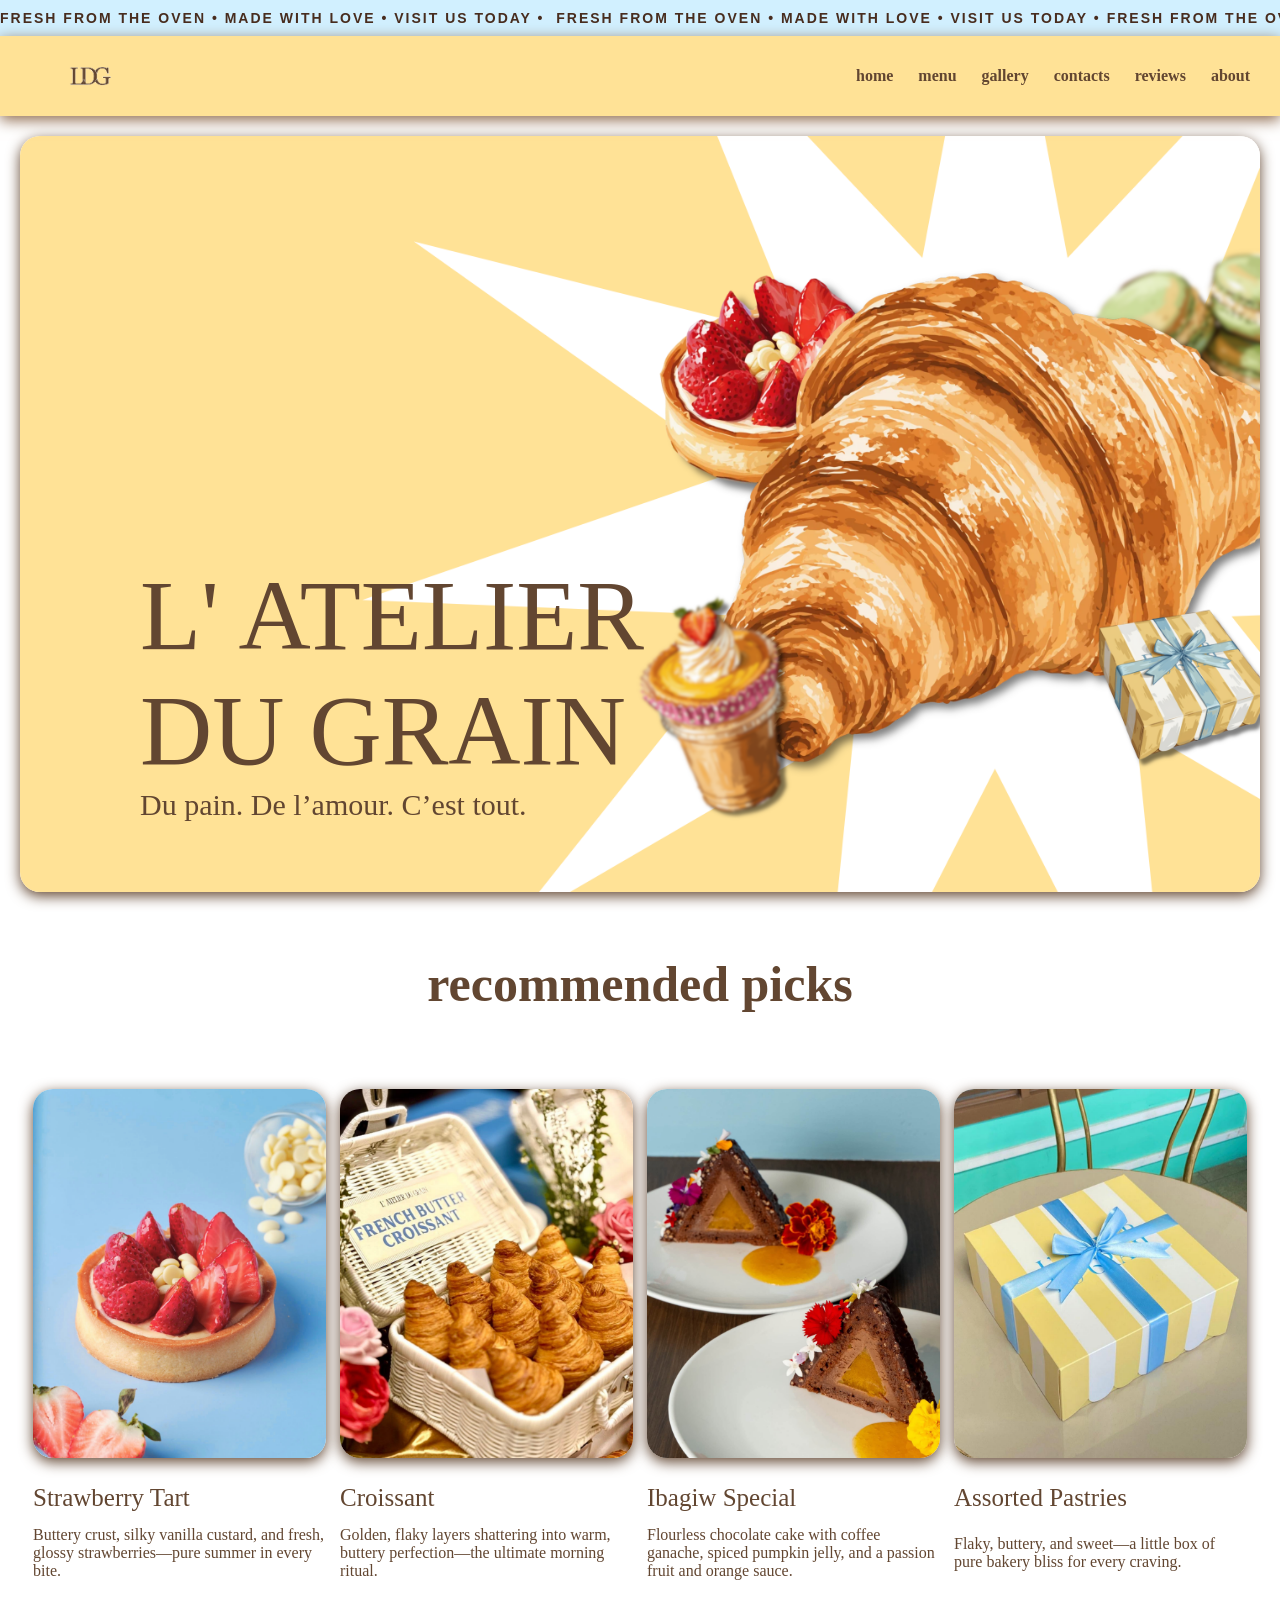
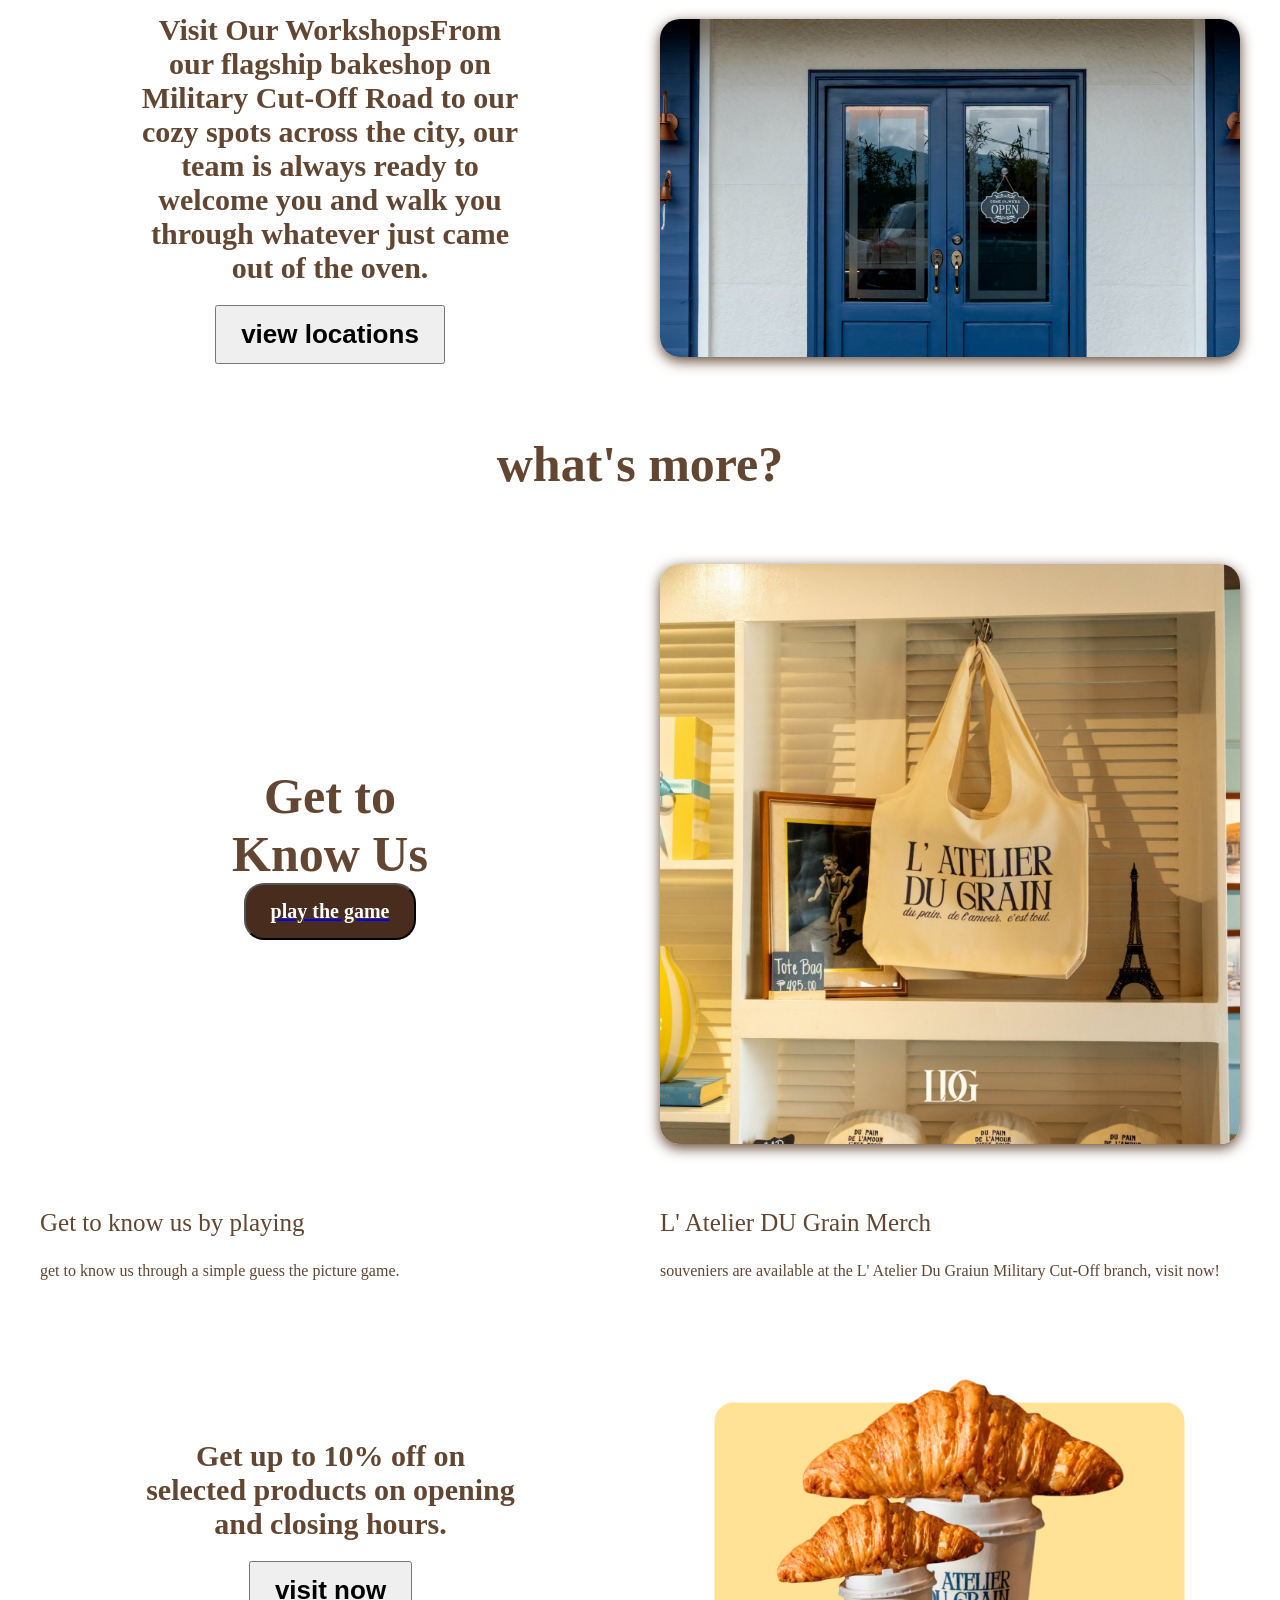
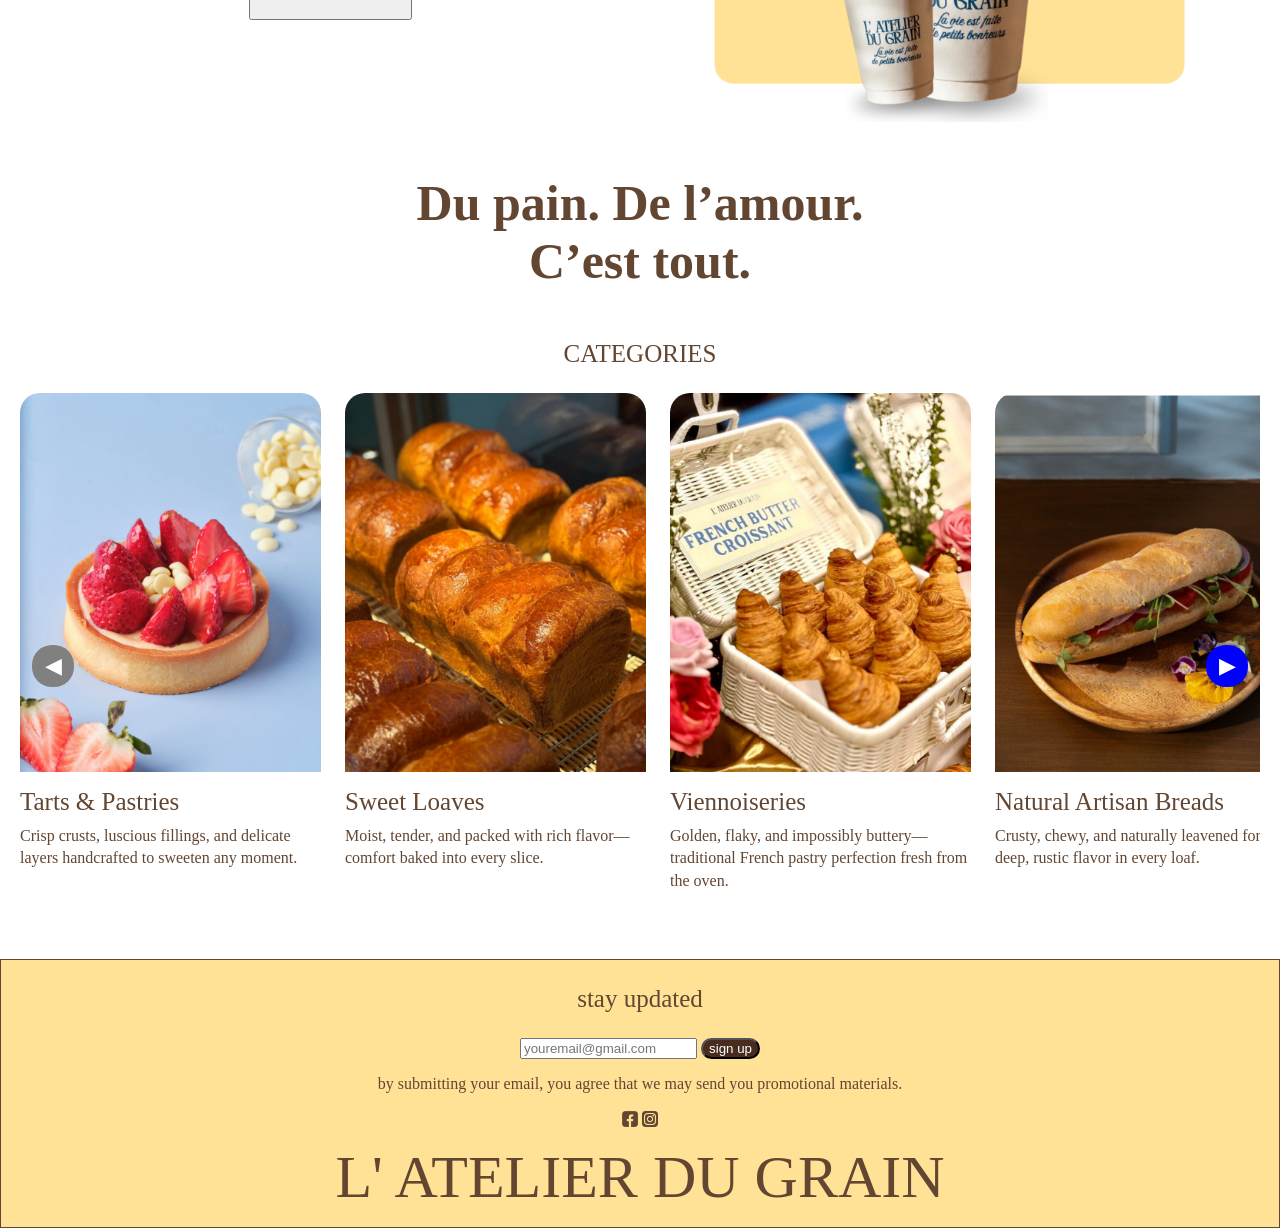
<file: index.html>
<!DOCTYPE html>
<html lang="en">
<head>
    
    <meta charset="UTF-8">
    <meta name="viewport" content="width=device-width, initial-scale=1.0">
    <title>Document</title>
    <link rel="stylesheet" href="styles.css">
    <script src="script.js"></script>

</head>
<body>

<!-- header -->
 
    <div class="announcement-strip" aria-label="ad">
        <div class="announcement-track">
            <span>FRESH FROM THE OVEN &bull; MADE WITH LOVE &bull; VISIT US TODAY &bull;&nbsp; 
                    FRESH FROM THE OVEN &bull; MADE WITH LOVE &bull; VISIT US TODAY &bull;&nbsp;</span>
            <span aria-hidden="true">FRESH FROM THE OVEN &bull; MADE WITH LOVE &bull; 
                    VISIT US TODAY &bull;&nbsp; FRESH FROM THE OVEN &bull; MADE WITH LOVE &bull; VISIT US TODAY &bull;&nbsp;</span>
        </div>
    </div>


    <nav class ="navbar">
        <div class ="logo"> <img src="pics/logo.png" ></div>
        <ul class = "nav-links">
            <li><a href="index.html"> home</a> </li>
            <li><a href="menu.html"> menu </a> </li>
            <li><a href="gallery.html"> gallery </a> </li>
            <li><a href="contact.html"> contacts </a> </li>
            <li><a href="reviews.html"> reviews </a> </li>
            <li><a href="about.html"> about </a> </li>
        </ul>
    </nav>

<!-- banner -->

    <div id="banner"> 
    <div class ="landingtextblock"> 
        <p class = "landingfont"> L' ATELIER <br> DU GRAIN</p>
        <p class= "landingsub"> 
    Du pain.     De l’amour. 
    C’est tout.</p>
    </div>
    </div>

<!-- first panel-->
    <table class="firstpanel">

        <th colspan ="4"  class="headfont" > <p> recommended picks </p> </th>

        <tr> </tr>
            <td> <img class="firstpics"; src="pics/1st pics/main1.png">  </td>
            <td> <img class="firstpics"; src="pics/1st pics/main2.png">  </td>
            <td> <img class="firstpics"; src="pics/1st pics/main3.png">  </td>
            <td> <img class="firstpics"; src="pics/1st pics/main4.png">  </td>
        <tr> 

        </tr>
            <td class="subfont" > Strawberry Tart </td> 
            <td class="subfont" > Croissant </td>
            <td class="subfont" > Ibagiw Special </td>
            <td class="subfont" > Assorted Pastries </td>
        <tr>    
            <td> Buttery crust, silky vanilla custard, and fresh, glossy strawberries—pure summer in every bite. </td>
            <td> Golden, flaky layers shattering into warm, buttery perfection—the ultimate morning ritual. </td>
            <td> Flourless chocolate cake with coffee ganache, spiced pumpkin jelly, and a passion fruit and orange sauce. </td>
            <td> Flaky, buttery, and sweet—a little box of pure bakery bliss for every craving. </td>
        </tr>

    </table>

<!-- second panel-->

     <table class="table2">

        <tr>
            <td  class="paragraph1"> <p>  Visit Our WorkshopsFrom our flagship bakeshop on Military Cut-Off Road to our cozy spots across the city, our team is always ready to welcome you and walk you through whatever just came out of the oven.</p> 
                <a href="contact.html#location"> <button>  view locations  </button> </a> </td>
            <td > <img src="pics/branched/closeddoor.png">  </td>
        </tr>

    </table>

<!-- third panel-->    

    <table class="table3">

        <th colspan ="2" class="headfont" > <p> what's more? </p> </th>
        <tr> </tr>
            <td> <p class ="headfont" > Get to <br> Know Us <a href="game.html"> <button id="gamebutton">  play the game  </button> </a> </p> </td>
            <td> <img src="pics/merch/1.png"> </td>
        <tr> </tr>
            <td> <p class="subfont"> Get to know us by playing <br> </p> <p> get to know us through a simple guess the picture game. </p> </td>
            <td> <p class="subfont"> L' Atelier DU Grain Merch <br> <p> souveniers are available at the L' Atelier Du Graiun Military Cut-Off branch, visit now!</p> </p> </td>
        <tr> </tr>

    </table>

<!-- fourth panel-->    

     <table class="table4">

        <tr>
            <td  class="paragraph4"> <p>  Get up to 10% off on selected products on opening and closing hours.</p> 
                <a href="contact.html#location"> <button>  visit now  </button> </a> </td>
            <td > <img src="pics/deal.png">  </td>
        </tr>

    </table>

<!-- quote -->    

    <p class="headfont"> Du pain. De l’amour. <br> C’est tout. </p>

<!-- category cards -->    

    <p class="subhead"> CATEGORIES </p>


    <main class="carousel" aria-label="categorycarousel">
        <div class="carouselcontrol">
            <p id="carouselstatus" aria-live="polite"></p>
        </div>

        <div class="carouselpanel" id="panelwrapper">
            <div class="carouseltrack" id="carouseltracker">

               <article class="categorycard">
                    <img src="pics/last pics/last1.png" alt="bread">
                     <a href="menu.html">  <div class="card"> <p class = "subfont"> Tarts & Pastries</p> <p> Crisp crusts, luscious fillings, and delicate layers handcrafted to sweeten any moment. </p></div>
                </article> </a>
 

                <article class="categorycard">
                    <img src="pics/last pics/last2.png" alt="sweet loaves">
                    <a href="menu.html"> <div class="card"> <p class = "subfont"> Sweet Loaves</p> <p> Moist, tender, and packed with rich flavor—comfort baked into every slice. </p></div>
                </article> </a>

                <article class="categorycard">
                    <img src="pics/last pics/last3.png" alt="croissant">
                     <a href="menu.html"> <div class="card"> <p class = "subfont"> Viennoiseries</p> <p> Golden, flaky, and impossibly buttery—traditional French pastry perfection fresh from the oven. </p></div>
                </article> </a>

                <article class="categorycard">
                    <img src="pics/last pics/last4.png" alt="sandwiches">
                     <a href="menu.html"> <div class="card"> <p class = "subfont"> Natural Artisan Breads</p> <p> Crusty, chewy, and naturally leavened for deep, rustic flavor in every loaf. </p></div>
                </article> </a>

                <article class="categorycard">
                    <img src="pics/last pics/last5.png" alt="macaron">
                    <a href="menu.html"><div class="card"> <p class = "subfont"> Macarons, Croutons, & Cookies</p> <p> From delicate, chewy macarons to crisp cookies and savory croutons, these small bites pack big crunch and flavor. </p></div>
                </article>  </a>

                <article class="categorycard">
                    <img src="pics/last pics/last6.png" alt="Coffee">
                    <a href="menu.html"><div class="card"> <p class = "subfont"> Drinks </p> <p> Crafted to sip and savor—the perfect hot or iced companion to your favorite bake. </p></div>
                </article>  </a>

<!-- buttons -->                

            </div>
            <button id="prev" class="prevbutton" type="button button--prev" aria-label="previous"> ◀ </button>
            <button id="nex" class="nextbutton" type="button button--next" aria-label="next"> ▶ </button>
        </div>
      
    </main>
    
<!-- footer -->

    <footer class = "footer">
        <div class = "footer-letter">
            <p class="subfont">stay updated </p>
            <form class="signup">
                <input type ="email" placeholder ="youremail@gmail.com" required>
                    <button type ="submit" id="signup"> sign up</button>
            </form>
            <p class="disclaimer">
                by submitting your email, you agree that we may send you promotional materials. 
            </p>
        </div>

    <div class = " footer-links"> 
        <a  href="https://www.facebook.com/latelier.baguio"> <img src="pics/icon/2.png" alt="fb"  > </a>
        <a href="https://www.instagram.com/latelierbaguio?utm_source=ig_web_button_share_sheet&gwpx=ZDNlZDc0MzIxNw=="> <img src="pics/icon/1.png" alt="ig" > </a>
        </div>

        </div>

        <div class ="footer-brand">
        L' ATELIER DU GRAIN
        </div>
    </footer>




</body>
</html>
</file>
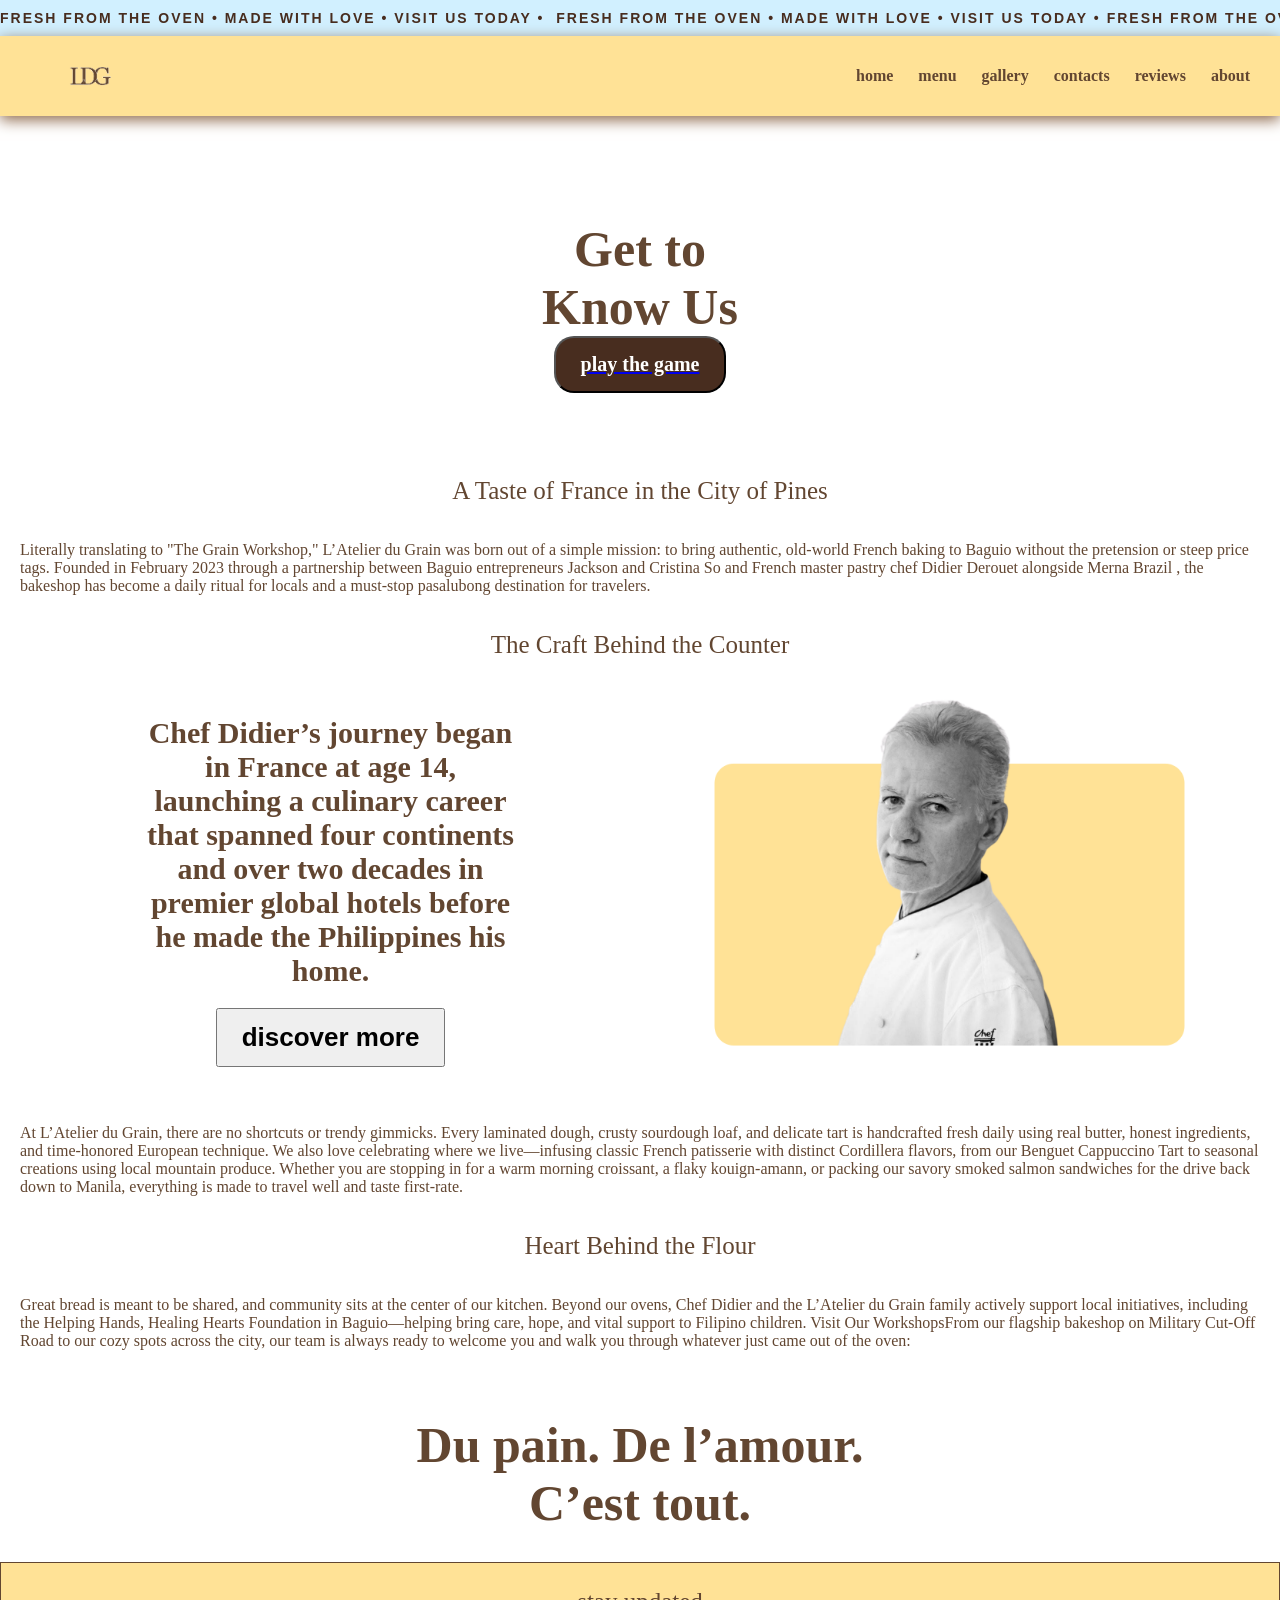
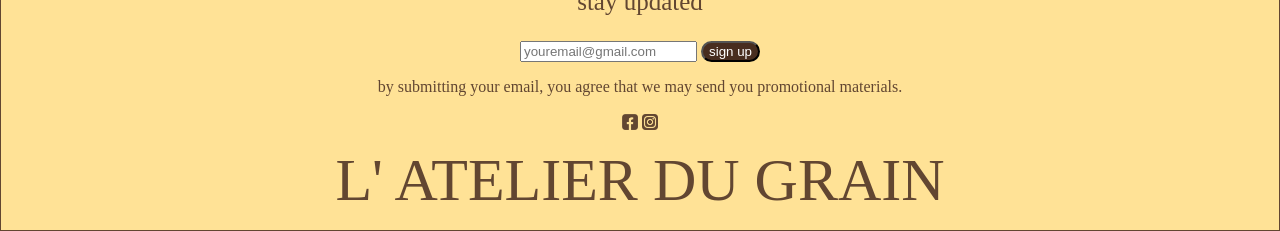
<file: about.html>
<!DOCTYPE html>
<html>
<head>
    <link rel="stylesheet" href="styles.css">
    <link rel="stylesheet" href="about.css">
</head>
<body >

<!-- header -->

   <div class="announcement-strip" aria-label="ad">
        <div class="announcement-track">
            <span>FRESH FROM THE OVEN &bull; MADE WITH LOVE &bull; VISIT US TODAY &bull;&nbsp; FRESH FROM THE OVEN &bull; MADE WITH LOVE &bull; VISIT US TODAY &bull;&nbsp;</span>
            <span aria-hidden="true">FRESH FROM THE OVEN &bull; MADE WITH LOVE &bull; VISIT US TODAY &bull;&nbsp; FRESH FROM THE OVEN &bull; MADE WITH LOVE &bull; VISIT US TODAY &bull;&nbsp;</span>
        </div>
    </div>


    <nav class ="navbar">
        <div class ="logo"> <img src="pics/logo.png" ></div>
        <ul class = "nav-links">
            <li><a href="index.html"> home</a> </li>
            <li><a href="menu.html"> menu </a> </li>
            <li><a href="#"> gallery </a> </li>
            <li><a href="contact.html"> contacts </a> </li>
            <li><a href="reviews.html"> reviews </a> </li>
            <li><a href="about.html"> about </a> </li>
        </ul>
    </nav>

<!-- heading -->
    <br><br><br>
    <p class ="headfont" > Get to <br> Know Us <a href="game.html"> <button id="gamebutton">  play the game  </button> </a> </p> 
    <br><br><br>


<!-- texts -->
    <span class="subfont"> A Taste of France in the City of Pines </span> 
    <br> <br>
    <div class="aboutparagraph"> Literally translating to <span class="bold"> "The Grain Workshop," </span> L’Atelier du Grain was born out of a simple mission: to bring authentic, old-world French baking to Baguio without the pretension or steep price tags.
    Founded in February 2023 through a partnership between Baguio entrepreneurs Jackson and Cristina So and French master pastry chef <span class="link"> Didier Derouet </span> alongside <span class="link"> Merna Brazil </span>, the bakeshop has become a daily ritual for locals and a must-stop pasalubong destination for travelers.   
    </div>
    <br> <br>
    <span class="subfont"> The Craft Behind the Counter </span> 
    <br> 

     <table class="table4">

        <tr>
            <td  class="paragraph4"> <p> Chef Didier’s journey began in France at age 14, launching a culinary career that spanned four continents and over two decades in premier global hotels before he made the Philippines his home.</p> 
                <a href="https://www.facebook.com/dbderouet/"> <button>  discover more  </button> </a> </td>
            <td > <img src="pics/chef.png">  </td>
        </tr>

    </table>

    <br>
    <div class="aboutparagraph">At L’Atelier du Grain, there are no shortcuts or trendy gimmicks. Every laminated dough, crusty sourdough loaf, and delicate tart is handcrafted fresh daily using real butter, honest ingredients, and time-honored European technique.   
                                We also love celebrating where we live—infusing classic French patisserie with distinct Cordillera flavors, from our Benguet Cappuccino Tart to seasonal creations using local mountain produce. Whether you are stopping in for a warm morning croissant, a flaky kouign-amann, or packing our savory smoked salmon sandwiches for the drive back down to Manila, everything is made to travel well and taste first-rate.   
    </div>
    <br> <br>
    <span class="subfont"> Heart Behind the Flour </span> 
    <br> <br>

    <div class="aboutparagraph"> 
                                Great bread is meant to be shared, and community sits at the center of our kitchen. Beyond our ovens, Chef Didier and the L’Atelier du Grain family actively support local initiatives, including the Helping Hands, Healing Hearts Foundation in Baguio—helping bring care, hope, and vital support to Filipino children.
                                Visit Our WorkshopsFrom our flagship bakeshop on Military Cut-Off Road to our cozy spots across the city, our team is always ready to welcome you and walk you through whatever just came out of the oven:   
    </div>
    <br> <br>

<!-- quote -->

    <p class="headfont"> Du pain. De l’amour. <br> C’est tout. </p>

<!-- footer -->    

<footer class = "footer">
    <div class = "footer-letter">
        <p class="subfont">stay updated </p>
        <form class="signup">
            <input type ="email" placeholder ="youremail@gmail.com" required>
                <button type ="submit" id="signup"> sign up</button>
        </form>
        <p class="disclaimer">
            by submitting your email, you agree that we may send you promotional materials.
        </p>
    </div>

 <div class = " footer-links"> 
    <a  href="https://www.facebook.com/latelier.baguio"> <img src="pics/icon/2.png" alt="fb"  > </a>
    <a href="https://www.instagram.com/latelierbaguio?utm_source=ig_web_button_share_sheet&gwpx=ZDNlZDc0MzIxNw=="> <img src="pics/icon/1.png" alt="ig" > </a>
    </div>

    </div>

    <div class ="footer-brand">
    L' ATELIER DU GRAIN
    </div>
</footer>




</body>
</html>
</file>
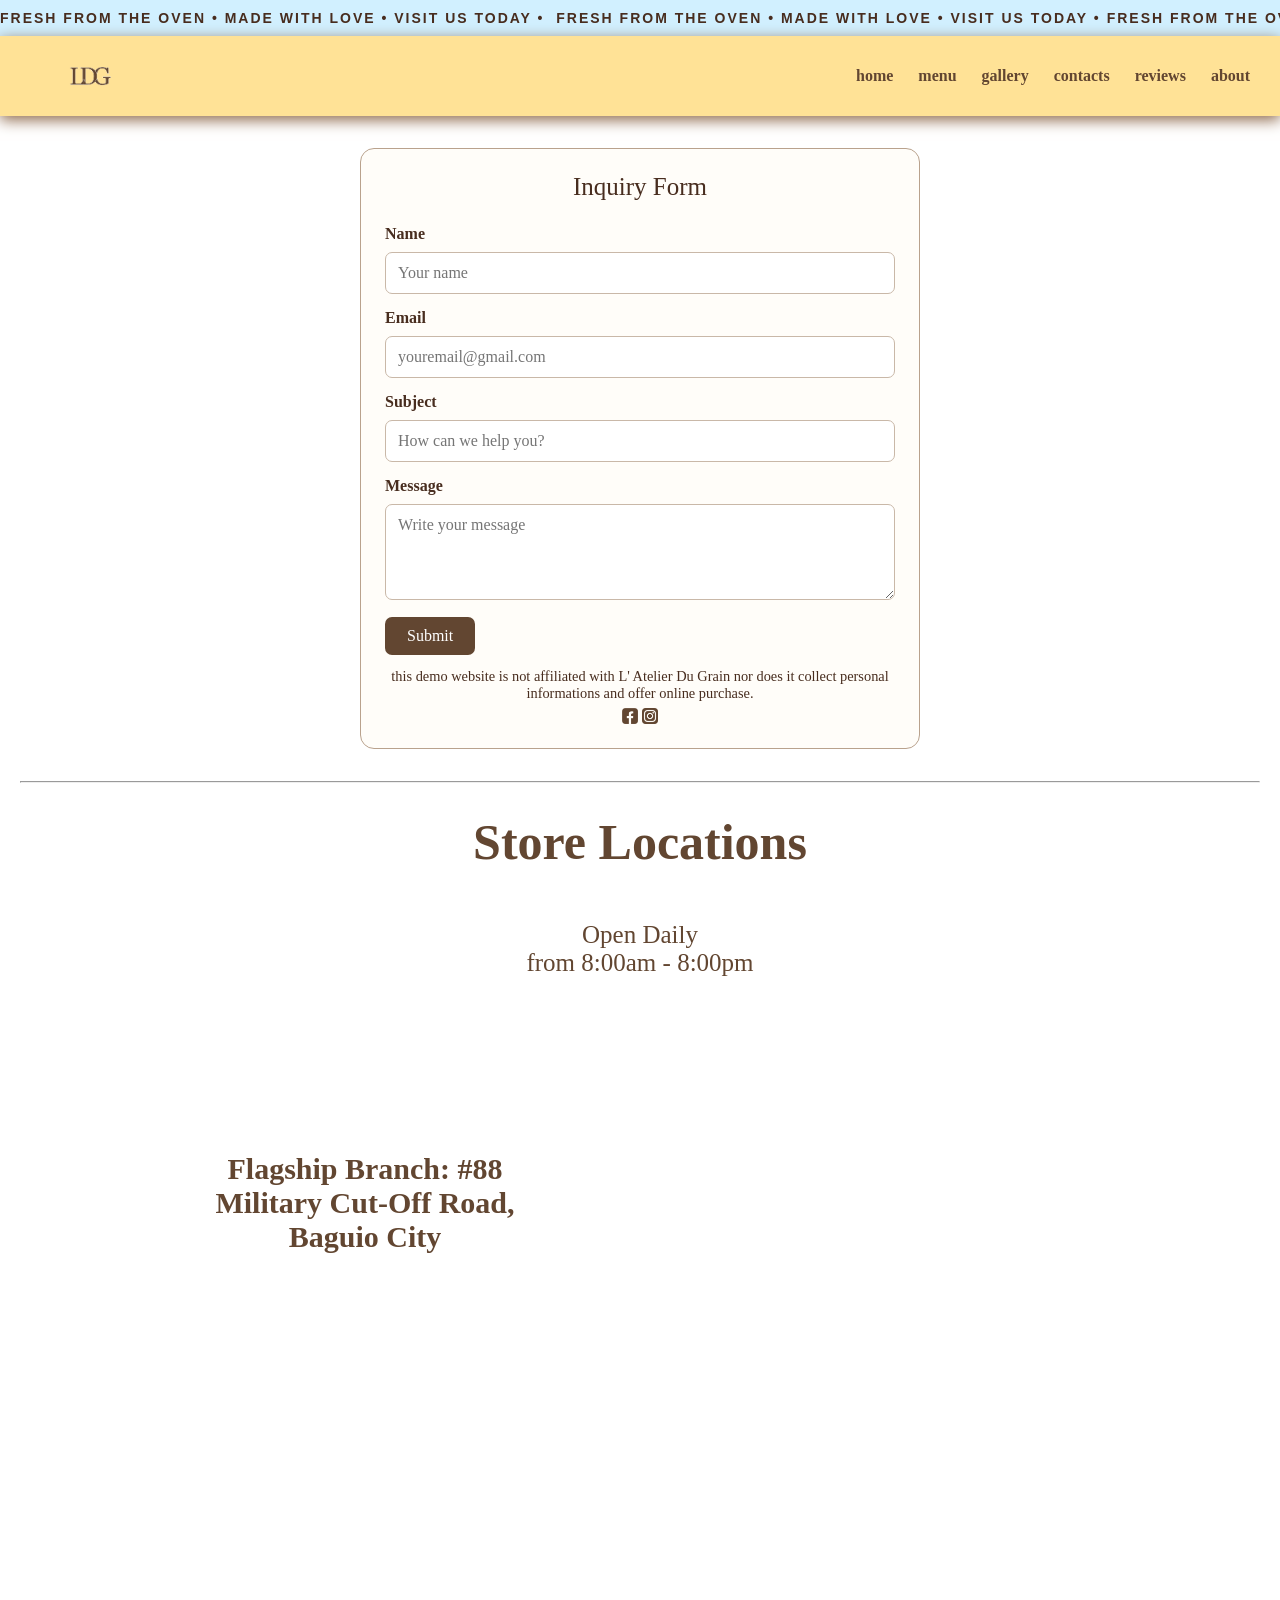
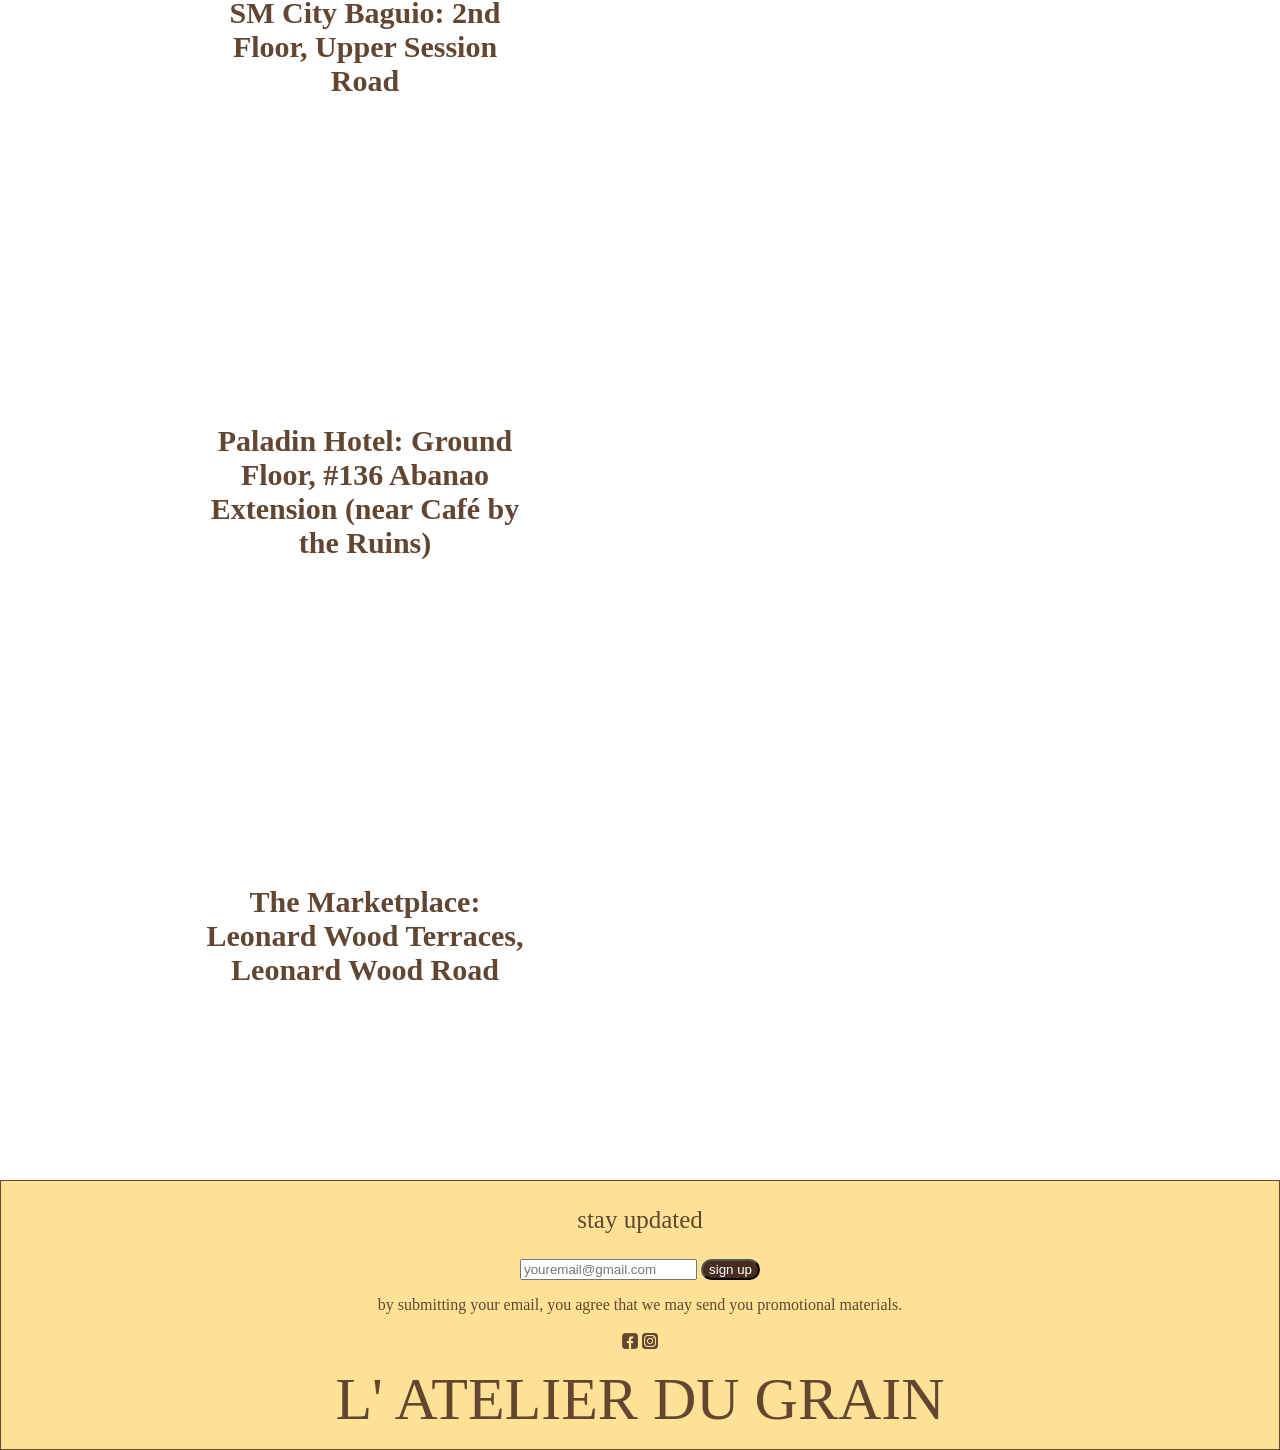
<file: contact.html>
<!DOCTYPE html>
<html>
<head>
    <link rel="stylesheet" href="styles.css">
    <link rel="stylesheet" href="contact.css">
</head>

<body >

<!-- header -->

    <div class="announcement-strip" aria-label="Bakery announcements">
        <div class="announcement-track">
            <span>FRESH FROM THE OVEN &bull; MADE WITH LOVE &bull; VISIT US TODAY &bull;&nbsp; FRESH FROM THE OVEN &bull; MADE WITH LOVE &bull; VISIT US TODAY &bull;&nbsp;</span>
            <span aria-hidden="true">FRESH FROM THE OVEN &bull; MADE WITH LOVE &bull; VISIT US TODAY &bull;&nbsp; FRESH FROM THE OVEN &bull; MADE WITH LOVE &bull; VISIT US TODAY &bull;&nbsp;</span>
        </div>
    </div>


    <nav class ="navbar">
        <div class ="logo"> <img src="pics/logo.png" ></div>
        <ul class = "nav-links">
            <li><a href="index.html"> home</a> </li>
            <li><a href="menu.html"> menu </a> </li>
            <li><a href="gallery.html"> gallery </a> </li>
            <li><a href="contact.html"> contacts </a> </li>
            <li><a href="reviews.html"> reviews </a> </li>
            <li><a href="about.html"> about </a> </li>
        </ul>
    </nav>


<!-- form -->

<div class="inquiryform">
        <span class="subfont">Inquiry Form</span>
        <form class="inquiry-fields" id="inquiry-form">
            <label for="inquiry-name">Name</label>
            <input id="inquiry-name" name="name" type="text" placeholder="Your name" required>

            <label for="inquiry-email">Email</label>
            <input id="inquiry-email" name="email" type="email" placeholder="youremail@gmail.com" required>

            <label for="inquiry-subject">Subject</label>
            <input id="inquiry-subject" name="subject" type="text" placeholder="How can we help you?" required>

            <label for="inquiry-message">Message</label>
            <textarea id="inquiry-message" name="message" rows="4" placeholder="Write your message" required></textarea>

            <button type="submit">Submit</button>
            <p class="form-note"> this demo website is not affiliated with L' Atelier Du Grain nor does it 
                collect personal informations and offer online purchase.  </p>
            <p id="inquiry-status" class="form-status" aria-live="polite"></p>
        </form>

       <div class = " footer-links"> 
    <a  href="https://www.facebook.com/latelier.baguio"> <img src="pics/icon/2.png" alt="fb"  > </a>
    <a href="https://www.instagram.com/latelierbaguio?utm_source=ig_web_button_share_sheet&gwpx=ZDNlZDc0MzIxNw=="> <img src="pics/icon/1.png" alt="ig" > </a>
    </div>
        
    </div>

<!-- locations -->

<hr>
    <p class="headfont" id="location"> Store Locations </p>

    <p class="subhead"> Open Daily <br> from 8:00am - 8:00pm </p>


     <table class="map1">

        <tr>
            <td  class="paragraph4"> <p> Flagship Branch: #88 Military Cut-Off Road, Baguio City </p> 
            <td > <div class="map">
            <iframe src="https://www.google.com/maps/embed?pb=!4v1795392041599!6m8!1m7!1s6eCJf92anCq2o1ZnvFmACg!2m2!1d16.40293136048523!2d120.602694120023!3f327.67409980047086!4f-10.502979121925563!5f0.7820865974627469" width="600" height="450" style="border:0;" allowfullscreen="" loading="lazy" referrerpolicy="strict-origin-when-cross-origin">
                allowfullscreen="" loading="lazy" referrerpolicy="no-referrer-when-downgrade">
                </iframe>
            </div>  
        </td>
        </tr>

    </table>

    <table class="map1">

        <tr>
            <td  class="paragraph4"> <p> SM City Baguio: 2nd Floor, Upper Session Road </p> 
            <td > <div class="map">
            <iframe src="https://www.google.com/maps/embed?pb=!4v1795392131646!6m8!1m7!1scw1H5PcLPhJK0k5Af162wA!2m2!1d16.4088598451991!2d120.5998503399933!3f256.087220586662!4f9.774235962185202!5f1.7656210581752632" width="600" height="450" style="border:0;" allowfullscreen="" loading="lazy" referrerpolicy="strict-origin-when-cross-origin">
                allowfullscreen="" loading="lazy" referrerpolicy="no-referrer-when-downgrade">
                </iframe>
            </div>  
        </td>
        </tr>

    </table>

             <table class="map1">

        <tr>
            <td  class="paragraph4"> <p> Paladin Hotel: Ground Floor, #136 Abanao Extension (near Café by the Ruins)  </p> 
            <td > <div class="map">
                <iframe src="https://www.google.com/maps/embed?pb=!4v1795392190168!6m8!1m7!1su_NdxvVnzdBJ_wsEoo2wTw!2m2!1d16.41172571157007!2d120.5914252960735!3f269.2087604484481!4f3.692252083486096!5f0.4008424344246693" width="600" height="450" style="border:0;" allowfullscreen="" loading="lazy" referrerpolicy="strict-origin-when-cross-origin">
                allowfullscreen="" loading="lazy" referrerpolicy="no-referrer-when-downgrade">
                </iframe>
            </div>  
        </td>
        </tr>

    </table>

             <table class="map1">

        <tr>
            <td  class="paragraph4"> <p> The Marketplace: Leonard Wood Terraces, Leonard Wood Road </p> 
            <td > <div class="map">
                <iframe src="https://www.google.com/maps/embed?pb=!4v1795392392701!6m8!1m7!1sgBfmL82Mold-DTbucRcFsQ!2m2!1d16.41208452399453!2d120.6055490735258!3f322.80344969849676!4f-5.963725767611535!5f0.7820865974627469" width="600" height="450" style="border:0;" allowfullscreen="" loading="lazy" referrerpolicy="strict-origin-when-cross-origin">
                </iframe>
            </div>  
        </td>
        </tr>

    </table>

<!-- footer -->

<footer class = "footer">
    <div class = "footer-letter">
        <p class="subfont">stay updated </p>
        <form class="signup">
            <input type ="email" placeholder ="youremail@gmail.com" required>
                <button type ="submit" id="signup"> sign up</button>
        </form>
        <p class="disclaimer">
            by submitting your email, you agree that we may send you promotional materials.
        </p>
    </div>

 <div class = " footer-links"> 
    <a  href="https://www.facebook.com/latelier.baguio"> <img src="pics/icon/2.png" alt="fb"  > </a>
    <a href="https://www.instagram.com/latelierbaguio?utm_source=ig_web_button_share_sheet&gwpx=ZDNlZDc0MzIxNw=="> <img src="pics/icon/1.png" alt="ig" > </a>
    </div>

    </div>

    <div class ="footer-brand">
    L' ATELIER DU GRAIN
    </div>
</footer>

<script src="script.js"></script>
</body>
</html>
</file>
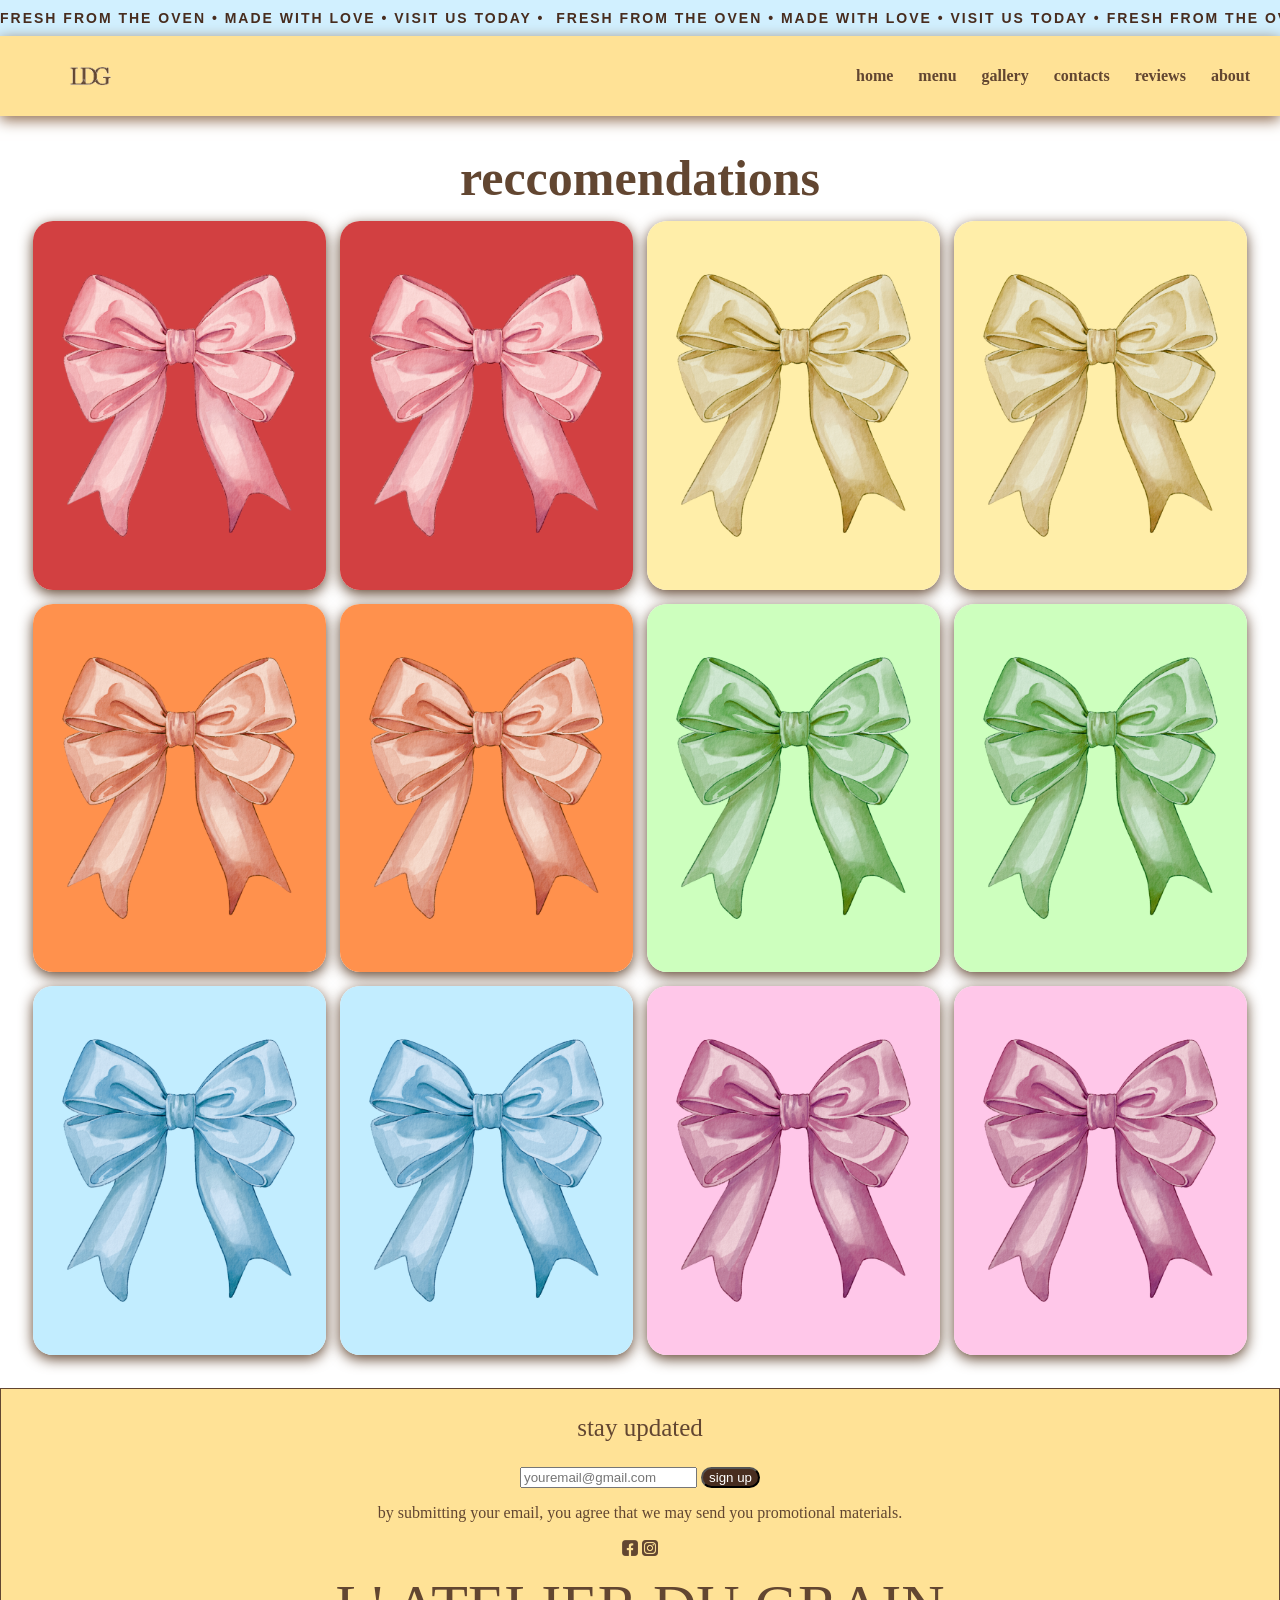
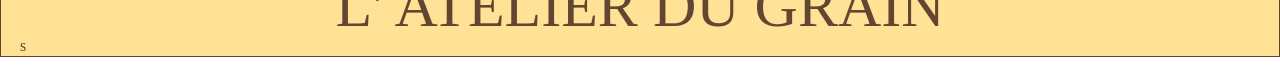
<file: gallery.html>
<!DOCTYPE html>
<html lang="en">
<head>
  <meta charset="UTF-8">
  <meta name="viewport" content="width=device-width, initial-scale=1.0">
  <title>Menu | L'Atelier du Grain</title>
  <link rel="stylesheet" href="gallery.css">
  <link rel="stylesheet" href="styles.css">
  <script src="gallery.js" defer></script>
  <script src="script.js"></script> 
  
</head>
<body>

<!-- header -->

 <div class="announcement-strip" aria-label="ad">
        <div class="announcement-track">
            <span>FRESH FROM THE OVEN &bull; MADE WITH LOVE &bull; VISIT US TODAY &bull;&nbsp; FRESH FROM THE OVEN &bull; MADE WITH LOVE &bull; VISIT US TODAY &bull;&nbsp;</span>
            <span aria-hidden="true">FRESH FROM THE OVEN &bull; MADE WITH LOVE &bull; VISIT US TODAY &bull;&nbsp; FRESH FROM THE OVEN &bull; MADE WITH LOVE &bull; VISIT US TODAY &bull;&nbsp;</span>
        </div>
    </div>


    <nav class ="navbar">
        <div class ="logo"> <img src="pics/logo.png" ></div>
        <ul class = "nav-links">
            <li><a href="index.html"> home</a> </li>
            <li><a href="menu.html"> menu </a> </li>
            <li><a href="#"> gallery </a> </li>
            <li><a href="contact.html"> contacts </a> </li>
            <li><a href="reviews.html"> reviews </a> </li>
            <li><a href="about.html"> about </a> </li>
        </ul>
    </nav>



<!-- gallery table -->

        <table class="firstpanel">
        <thead>
            <tr>
                <th colspan="4" class="headfont"> reccomendations </th>
            </tr>
        </thead>
        <tbody>
            <tr>
                <td><img class="row" src="pics/gallery/1.png" data-hover="pics/gallery/7.png" alt="Recommended pick 1"></td>
                <td><img class="row" src="pics/gallery/1.png" data-hover="pics/gallery/8.png" alt="Recommended pick 2"></td>
                <td><img class="row" src="pics/gallery/2.png" data-hover="pics/gallery/9.png" alt="Recommended pick 3"></td>
                <td><img class="row" src="pics/gallery/2.png" data-hover="pics/gallery/10.png" alt="Recommended pick 4"></td>
            </tr>

            <tr>
                <td><img class="row" src="pics/gallery/3.png" data-hover="pics/gallery/11.png" alt="Recommended pick 1"></td>
                <td><img class="row" src="pics/gallery/3.png" data-hover="pics/gallery/12.png" alt="Recommended pick 2"></td>
                <td><img class="row" src="pics/gallery/4.png" data-hover="pics/gallery/13.png" alt="Recommended pick 3"></td>
                <td><img class="row" src="pics/gallery/4.png" data-hover="pics/gallery/14.png" alt="Recommended pick 4"></td>
            </tr>

            <tr>
                <td><img class="row" src="pics/gallery/5.png" data-hover="pics/gallery/15.png" alt="Recommended pick 1"></td>
                <td><img class="row" src="pics/gallery/5.png" data-hover="pics/gallery/16.png" alt="Recommended pick 2"></td>
                <td><img class="row" src="pics/gallery/6.png" data-hover="pics/gallery/17.png" alt="Recommended pick 3"></td>
                <td><img class="row" src="pics/gallery/6.png" data-hover="pics/gallery/18.png" alt="Recommended pick 4"></td>
            </tr>

        </tbody>
    </table>

   
<!-- footer -->

<footer class = "footer">
    <div class = "footer-letter">
        <p class="subfont">stay updated </p>
        <form class="signup">
            <input type ="email" placeholder ="youremail@gmail.com" required>
                <button type ="submit" id="signup"> sign up</button>
        </form>
        <p class="disclaimer">
            by submitting your email, you agree that we may send you promotional materials.
        </p>
    </div>

 <div class = " footer-links"> 
    <a  href="https://www.facebook.com/latelier.baguio"> <img src="pics/icon/2.png" alt="fb"  > </a>
    <a href="https://www.instagram.com/latelierbaguio?utm_source=ig_web_button_share_sheet&gwpx=ZDNlZDc0MzIxNw=="> <img src="pics/icon/1.png" alt="ig" > </a>
    </div>

    </div>

    <div class ="footer-brand">
    L' ATELIER DU GRAIN
    </div>
</footer>




</body>
</html>






</body>
</html>s
</file>
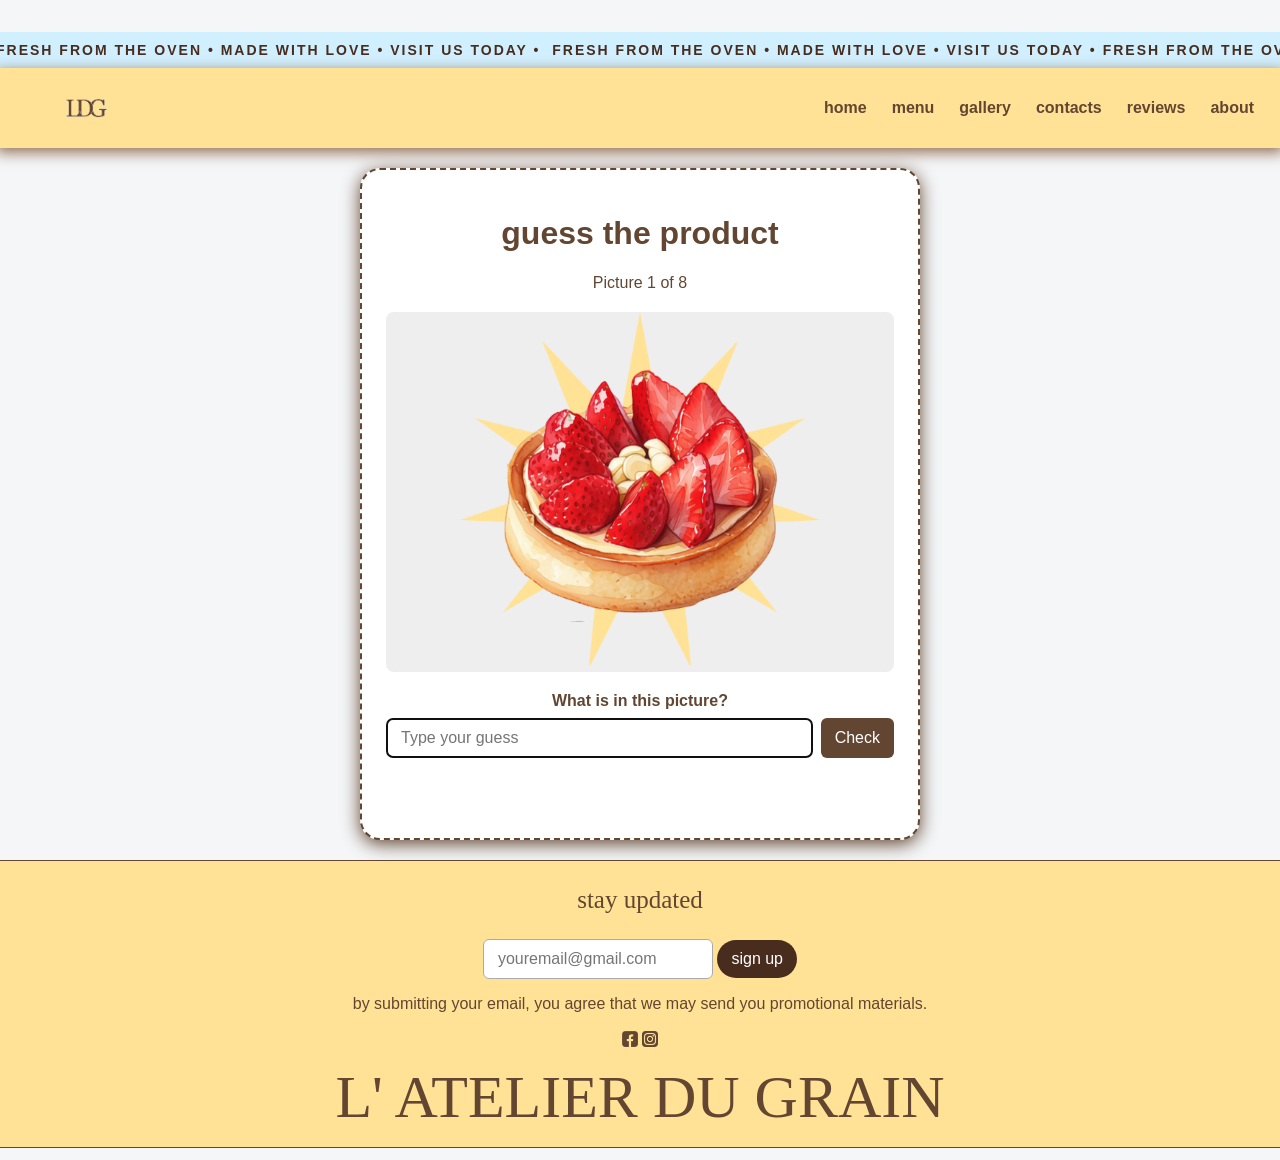
<file: game.html>
<!DOCTYPE html>
<html lang="en">
<head>
    <meta charset="UTF-8">
    <meta name="viewport" content="width=device-width, initial-scale=1.0">
    <title>Picture Guessing Game</title>
    <link rel="stylesheet" href="styles.css">
    <link rel="stylesheet" href="game.css">
    <script src="game.js" defer></script>
</head>
<body>

    <div class="announcement-strip" aria-label="Bakery announcements">
        <div class="announcement-track">
            <span>FRESH FROM THE OVEN &bull; MADE WITH LOVE &bull; VISIT US TODAY &bull;&nbsp; FRESH FROM THE OVEN &bull; MADE WITH LOVE &bull; VISIT US TODAY &bull;&nbsp;</span>
            <span aria-hidden="true">FRESH FROM THE OVEN &bull; MADE WITH LOVE &bull; VISIT US TODAY &bull;&nbsp; FRESH FROM THE OVEN &bull; MADE WITH LOVE &bull; VISIT US TODAY &bull;&nbsp;</span>
        </div>
    </div>


    <nav class ="navbar">
        <div class ="logo"> <img src="pics/logo.png" ></div>
        <ul class = "nav-links">
            <li><a href="index.html"> home</a> </li>
            <li><a href="menu.html"> menu </a> </li>
            <li><a href="#"> gallery </a> </li>
            <li><a href="contact.html"> contacts </a> </li>
            <li><a href="reviews.html"> reviews </a> </li>
            <li><a href="about.html"> about </a> </li>
        </ul>
    </nav>


    <main class="game">
        <h1>guess the product</h1>
        <p id="progress">Picture 1 of 8</p>

        <img id="picture" src="" alt="Picture to guess">

        <form id="guessForm">
            <label for="guessInput">What is in this picture?</label>
            <div class="guess-controls">
                <input type="text" id="guessInput" placeholder="Type your guess" autocomplete="off" required>
                <button type="submit" id="submitButton">Check</button>
            </div>
        </form>

        <p id="feedback" aria-live="polite">Enter your guess to begin.</p>
        <button type="button" id="nextButton" hidden>Next picture</button>
        <div id="finalResult" hidden></div>
        <button type="button" id="restartButton" hidden>Play again</button>
    </main>


<footer class = "footer">
    <div class = "footer-letter">
        <p class="subfont">stay updated </p>
        <form class="signup">
            <input type ="email" placeholder ="youremail@gmail.com" required>
                <button type ="submit" id="signup"> sign up</button>
        </form>
        <p class="disclaimer">
            by submitting your email, you agree that we may send you promotional materials.
        </p>
    </div>

 <div class = " footer-links"> 
    <a  href="https://www.facebook.com/latelier.baguio"> <img src="pics/icon/2.png" alt="fb"  > </a>
    <a href="https://www.instagram.com/latelierbaguio?utm_source=ig_web_button_share_sheet&gwpx=ZDNlZDc0MzIxNw=="> <img src="pics/icon/1.png" alt="ig" > </a>
    </div>

    </div>

    <div class ="footer-brand">
    L' ATELIER DU GRAIN
    </div>
</footer>

<script src="script.js"></script>
</body>
</html>
</file>
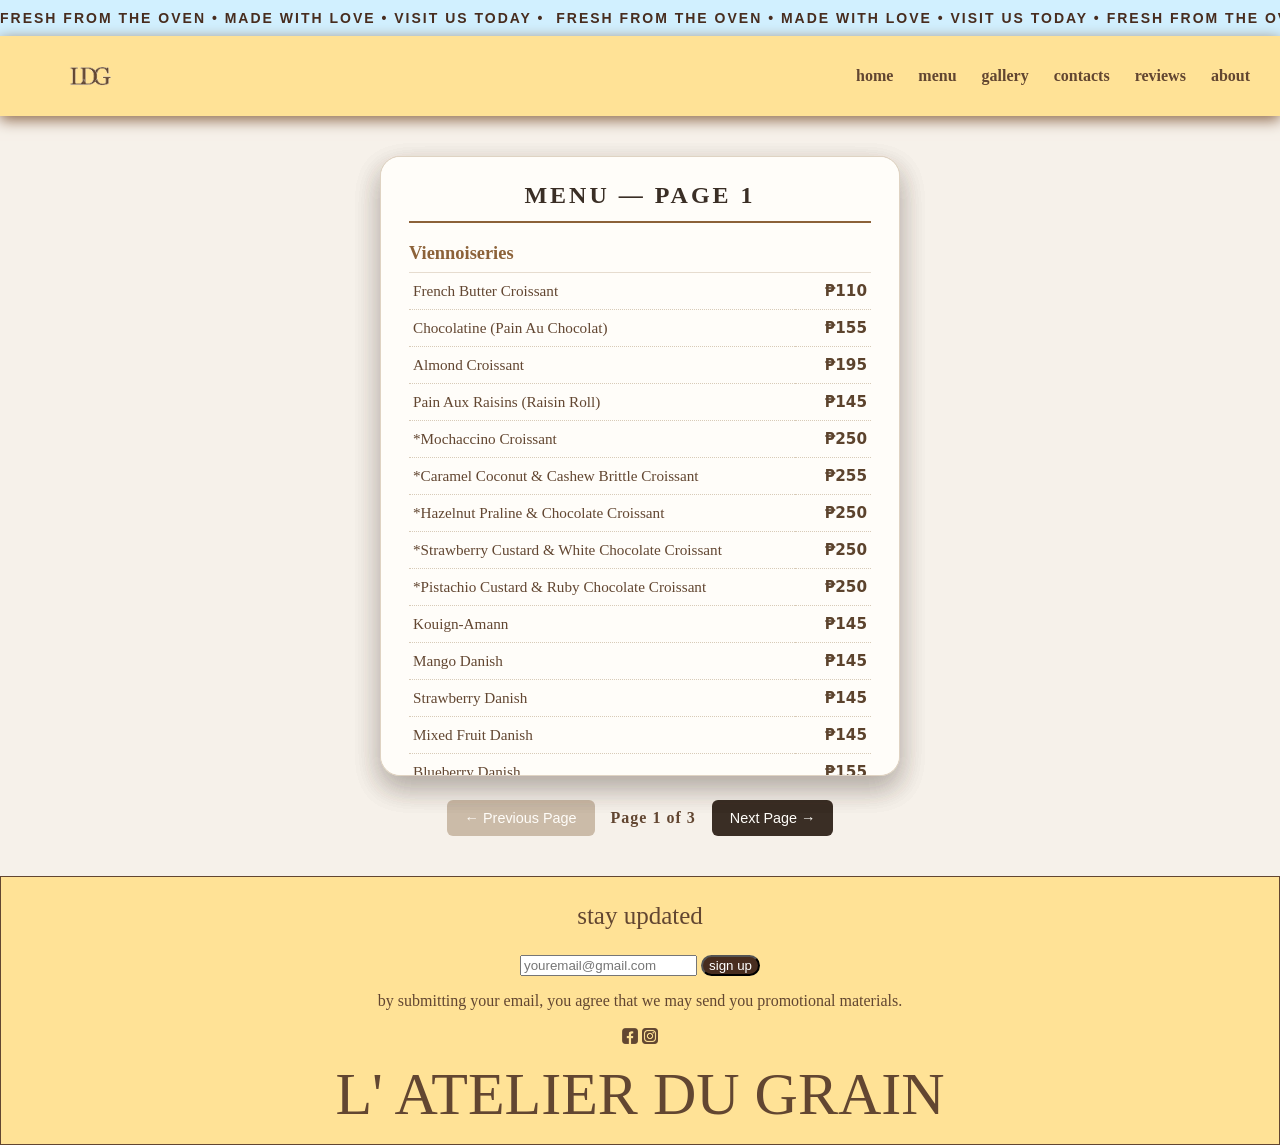
<file: menu.html>
<!DOCTYPE html>
<html lang="en">
<head>
  <meta charset="UTF-8">
  <meta name="viewport" content="width=device-width, initial-scale=1.0">
  <title>Menu | L'Atelier du Grain</title>
  <link rel="stylesheet" href="menu.css">
  <link rel="stylesheet" href="styles.css">
      <script src="menu.js" defer></script>
  
</head>
<body>

<!-- header -->

 <div class="announcement-strip" aria-label="ad">
        <div class="announcement-track">
            <span>FRESH FROM THE OVEN &bull; MADE WITH LOVE &bull; VISIT US TODAY &bull;&nbsp; FRESH FROM THE OVEN &bull; MADE WITH LOVE &bull; VISIT US TODAY &bull;&nbsp;</span>
            <span aria-hidden="true">FRESH FROM THE OVEN &bull; MADE WITH LOVE &bull; VISIT US TODAY &bull;&nbsp; FRESH FROM THE OVEN &bull; MADE WITH LOVE &bull; VISIT US TODAY &bull;&nbsp;</span>
        </div>
  </div>


    <nav class ="navbar">
        <div class ="logo"> <img src="pics/logo.png" ></div>
        <ul class = "nav-links">
            <li><a href="index.html"> home</a> </li>
            <li><a href="menu.html"> menu </a> </li>
            <li><a href="gallery.html"> gallery </a> </li>
            <li><a href="contact.html"> contacts </a> </li>
            <li><a href="reviews.html"> reviews </a> </li>
            <li><a href="about.html"> about </a> </li>
        </ul>
    </nav>

  <main class="menu-section">
    <div class="book">

      <!-- table 1 -->
      <div class="page" id="page1">
        <table>
          <thead>
            <tr><th colspan="2" class="menu-title">MENU — Page 1</th></tr>
            <tr><th colspan="2" class="category-title" id="Viennoiseries">Viennoiseries</th></tr>
          </thead>
          <tbody>
            <tr><td>French Butter Croissant</td><td>₱110</td></tr>
            <tr><td>Chocolatine (Pain Au Chocolat)</td><td>₱155</td></tr>
            <tr><td>Almond Croissant</td><td>₱195</td></tr>
            <tr><td>Pain Aux Raisins (Raisin Roll)</td><td>₱145</td></tr>
            <tr><td>*Mochaccino Croissant</td><td>₱250</td></tr>
            <tr><td>*Caramel Coconut & Cashew Brittle Croissant</td><td>₱255</td></tr>
            <tr><td>*Hazelnut Praline & Chocolate Croissant</td><td>₱250</td></tr>
            <tr><td>*Strawberry Custard & White Chocolate Croissant</td><td>₱250</td></tr>
            <tr><td>*Pistachio Custard & Ruby Chocolate Croissant</td><td>₱250</td></tr>
            <tr><td>Kouign-Amann</td><td>₱145</td></tr>
            <tr><td>Mango Danish</td><td>₱145</td></tr>
            <tr><td>Strawberry Danish</td><td>₱145</td></tr>
            <tr><td>Mixed Fruit Danish</td><td>₱145</td></tr>
            <tr><td>Blueberry Danish</td><td>₱155</td></tr>
            <tr><td>Pistachio Brioche</td><td>₱145</td></tr>
            <tr><td>Chocolate Brioche Feuilletée</td><td>₱145</td></tr>
            <tr><td>Cinnamon Brioche Feuilletée</td><td>₱145</td></tr>
            <tr><td>Pain Suisse Ham & Cheese</td><td>₱175</td></tr>

            <tr><th colspan="2" class="category-title">Natural Artisan Breads</th></tr>
            <tr><td>Sourdough Boule</td><td>₱200</td></tr>
            <tr><td>Sourdough Country Bread</td><td>₱200</td></tr>
            <tr><td>Sourdough Multi-Seed</td><td>₱220</td></tr>
            <tr><td>Sourdough Rustic Rye</td><td>₱210</td></tr>
            <tr><td>Sourdough Focaccia</td><td>₱185</td></tr>
            <tr><td>Sourdough Bagels (Bag of 3): Plain/Multi-Seed</td><td>₱125</td></tr>
            <tr><td>Baguette</td><td>₱125</td></tr>
          </tbody>
        </table>
      </div>

      <!-- table 2 -->
      <div class="page" id="page2">
        <table>
          <thead>
            <tr><th colspan="2" class="menu-title">MENU — Page 2</th></tr>
            <tr><th colspan="2" class="category-title">Tarts & Pastries</th></tr>
          </thead>
          <tbody>
            <tr><td>Apple and Almond Frangipane Tart</td><td>₱210</td></tr>
            <tr><td>Green Tea and Salted Cream Tart</td><td>₱250</td></tr>
            <tr><td>Honey Walnut Tart</td><td>₱210</td></tr>
            <tr><td>Mango Cheesecake Tart</td><td>₱210</td></tr>
            <tr><td>Strawberry White Chocolate Cheesecake Tart</td><td>₱210</td></tr>
            <tr><td>Devil's Chocolate Cake</td><td>₱250</td></tr>
            <tr><td>Apple Streusel Pudding</td><td>₱165</td></tr>
            <tr><td>Strawberry/Mango Croissant Pudding</td><td>₱165</td></tr>
            <tr><td>Vanilla Cream Puff</td><td>₱90</td></tr>
            <tr><td>Matcha Cream Puff</td><td>₱90</td></tr>
            <tr><td>Coffee Cream Puff</td><td>₱90</td></tr>
            <tr><td>Plain Scone</td><td>₱45</td></tr>
            <tr><td>Chocolate Scone</td><td>₱55</td></tr>
            <tr><td>Cranberry Scone</td><td>₱55</td></tr>
            <tr><td>Ube Scone</td><td>₱65</td></tr>
            <tr><td>Matcha Scone</td><td>₱65</td></tr>
            <tr><td>Madeleines Vanilla (Bag of 6)</td><td>₱165</td></tr>

            <tr><th colspan="2" class="category-title" id="SweetLoaves">Sweet Loaves</th></tr>
            <tr><td>Butter Brioche</td><td>₱245</td></tr>
            <tr><td>Banana Panocha Bread</td><td>₱265</td></tr>
            <tr><td>Chocolate Walnut Babka</td><td>₱305</td></tr>
            <tr><td>Strawberry Babka</td><td>₱295</td></tr>
            <tr><td>Dulce de Leche Babka</td><td>₱250</td></tr>
            <tr><td>Carrot Raisin Cake</td><td>₱265</td></tr>
          </tbody>
        </table>
      </div>

      <!-- table 3 -->
      <div class="page" id="page3">
        <table>
          <thead>
            <tr><th colspan="2" class="menu-title">MENU — Page 3</th></tr>
            <tr><th colspan="2" class="category-title">Cookies</th></tr>
          </thead>
          <tbody>
            <tr><td>French Chocolate Chip Cookie</td><td>₱125</td></tr>
            <tr><td>Double Chocolate Fudge Cookie</td><td>₱135</td></tr>

            <tr><th colspan="2" class="category-title">Sourdough Croutons</th></tr>
            <tr><td>Fresh Herbs Croutons</td><td>₱165</td></tr>
            <tr><td>Extra Virgin Oil Croutons</td><td>₱150</td></tr>

            <tr><th colspan="2" class="category-title">Macarons</th></tr>
            <tr><td>Coffee Buttercream with Vanilla Bean Cream Cheese</td><td>₱70</td></tr>
            <tr><td>Coconut Ganache with Ube Jelly</td><td>₱70</td></tr>
            <tr><td>Raspberry Ganache</td><td>₱70</td></tr>
            <tr><td>Passion Fruit Milk Chocolate Ganache</td><td>₱70</td></tr>
            <tr><td>Bergamot Ganache with Black Tea Jelly</td><td>₱70</td></tr>
            <tr><td>Cherry and Cream Cheese</td><td>₱90</td></tr>
            <tr><td>Blueberry Pistachio</td><td>₱90</td></tr>
            <tr><td>Mango and Milk Chocolate</td><td>₱90</td></tr>

            <tr><th colspan="2" class="category-title">Drinks</th></tr>
            <tr><td>Calamansi Juice</td><td>₱200</td></tr>
            <tr><td>Guava Juice</td><td>₱200</td></tr>
            <tr><td>Mango Passion Juice</td><td>₱200</td></tr>
            <tr><td>Pineapple and Ginger Juice</td><td>₱200</td></tr>
            <tr><td>Strawberry Juice</td><td>₱210</td></tr>
            <tr><td>Lemon Soda</td><td>₱110</td></tr>
          </tbody>
        </table>
      </div>

    </div>

    <div class="controls">
      <button id="prevBtn" disabled>← Previous Page</button>
      <span id="pageIndicator">Page 1 of 3</span>
      <button id="nextBtn">Next Page →</button>
    </div>
  </main>

<!-- footer -->

<footer class = "footer">
    <div class = "footer-letter">
        <p class="subfont">stay updated </p>
        <form class="signup">
            <input type ="email" placeholder ="youremail@gmail.com" required>
                <button type ="submit" id="signup"> sign up</button>
        </form>
        <p class="disclaimer">
            by submitting your email, you agree that we may send you promotional materials.
        </p>
    </div>

 <div class = " footer-links"> 
    <a  href="https://www.facebook.com/latelier.baguio"> <img src="pics/icon/2.png" alt="fb"  > </a>
    <a href="https://www.instagram.com/latelierbaguio?utm_source=ig_web_button_share_sheet&gwpx=ZDNlZDc0MzIxNw=="> <img src="pics/icon/1.png" alt="ig" > </a>
    </div>

    </div>

    <div class ="footer-brand">
    L' ATELIER DU GRAIN
    </div>
</footer>




</body>
</html>
</file>
<file: styles.css>
.landingtextblock{
    margin-left: 80px;
}

.landingfont{
    font-family: "Georgia";
    font-size: 100px;

    margin-bottom: 0;
}

.landingsub{
    font-size: 30px;
    margin-top: 0;
}

.subfont , .headfont{
 font-family: "Georgia";
 font-size: 25px;
}

.subhead{
    margin-top: 50px;
    font-family: "Georgia";
    font-size: 25px;
    text-align: center;
}

.headfont{
    font-size: 50px;
    margin: 30px;
    font-weight: bold;
    text-align: center;
}

.footer{
    background-color:#ffe296 ;
    border: solid 1px;
    margin: 20px -20px -20px;
}

body {
   
    font-family: "Helvetica Neue";
    margin: 0 20px 20px;
    color: #624631;
}

.table2{
width: 100%;
table-layout: fixed;
border-spacing: 0;

}

.table2 td{
    width: 50%;
    vertical-align: middle;
    padding: 20px;
    box-sizing: border-box;

}

        .table2 img{
            display: block;
            width: 100%;
            height: auto;
            border-radius: 20px;
            box-shadow: 0 4px 14px #624631;
        }

            .paragraph1 p{
            width: 65%;
            margin: 0 auto 20px;
        }

        .paragraph1 button{
            padding: 12px 24px;
            font-size: 26px;
            font-weight: bold;
        }

        .paragraph1 {
            text-align: center;
            font-size: 30px;
            font-weight: bold;
        }



.table3{
width: 100%;
table-layout: fixed;
border-spacing: 0;
}

        .table3 td{
            width: 50%;
            vertical-align: middle;
            padding: 20px;
            box-sizing: border-box;

        }

        .table3 img{
            display: block;
            width: 100%;
            height: auto;
            border-radius: 20px;
            box-shadow: 0 4px 14px #624631;
        }


.table4 td{
    width: 50%;
    vertical-align: middle;
    padding: 20px;
    box-sizing: border-box;

}

        .table4 img{
            display: block;
            width: 100%;
            height: auto;
            border-radius: 20px;
            
            
        }

            .paragraph4 p{
            width: 65%;
            margin: 0 auto 20px;
        }

        .paragraph4 button{
            padding: 12px 24px;
            font-size: 26px;
            font-weight: bold;
        }

        .paragraph4 {
            text-align: center;
            font-size: 30px;
            font-weight: bold;
        }







.firstpanel{
 width: 100%;
 table-layout: fixed;
 border-spacing: 12px;
}

.firstpanel td{
width: 25%;

}

.firstpics{
display: block;
width: 100%;
height: auto;
border-radius: 20px;
box-shadow: 0 4px 14px #624631;

}

#banner {
    min-height: 84vh;
    box-sizing: border-box;
    padding: 40px;
    background: url("pics/cover.png") center / cover no-repeat;
    display: flex;
    flex-direction: column;
    justify-content: flex-end;
    align-items: flex-start;
    width: 100%;
    border-radius: 20px;
    box-shadow: 0 4px 14px #624631;
    
    
}

.logo img{
    display: block;
    width: 120px;
    height: 50px;
    object-fit: contain;
}

.announcement-strip{
    overflow: hidden;
    background-color: #d1f0ff;
    color:  #482d1f;
    padding: 10px 0;
    white-space: nowrap;
    margin: 0 -20px -0px;
    font-family: Helvetica;
}

.announcement-track{
    display: flex;
    width: max-content;
    animation: announcement-scroll 12s linear infinite;
}



.announcement-track span{
    flex: 0 0 auto;
    font-size: 14px;
    font-weight: bold;
    letter-spacing: 2px;
}

@keyframes announcement-scroll{
    from { transform: translateX(0); }
    to { transform: translateX(-50%); }
}

@media (prefers-reduced-motion: reduce){
    .announcement-track{
        animation: none;
        margin: 0 auto;
    }
}








.navbar{
    display: flex;
    position: sticky;
    top: 0;
    justify-content: space-between;
    align-items: center;
    background-color: #ffe296;
    color: #624631;
    padding: 15px 30px;
    margin: 0 -20px -20px;
    margin-bottom: 20px;
    box-shadow: 0 4px 14px #8d684b;;
    z-index: 10;
   
}

.nav-links{
font-weight: bold;
list-style: none;
display: flex;
gap: 25px;
margin: 0;
padding: 0;

}


.nav-links a{
color:#624631;
text-decoration: none;
}


.nav-links a:hover{
color: rgb(119, 64, 9);
text-decoration: underline;


}


.logo{
    font-weight: bolder;
    color: rgb(0, 110, 166);
}

.footer, .footer-links{
    text-align: center;
}

.footer-links{
    text-decoration: none;
    font-size: 1rem;
}

.footer-links a{
    text-decoration: none;
}

.footer-links img{
width: 1em;
height: 1em;
object-fit: contain;
vertical-align: middle;

}



.footer-brand{
margin: 20px;

font-size: 60px;
font-family: Georgia;
text-align: center;
line-height: 1;
}



* {
    box-sizing: border-box;
}

.carousel{
    width: 100%;
    margin: 0 auto;
}


.carouselcontrol{
    margin-top: 10px;
}

.prevbutton, .nextbutton{
    position: absolute;
    z-index: 1;
    top: 50%;
    display: grid;
    width: 42px;
    height: 42px;
    place-items: center;
    transform: translateY(-50%);
    border: 0;
    border-radius: 20px;
    color: white;
    background: blue;
    font-size: 22px;
    cursor: pointer;

}

.prevbutton{
    left: 12px;
}

.nextbutton{
    right: 12px;
}

.prevbutton:disabled, 
.nextbutton:disabled{
    background: gray;
    cursor: not-allowed;
}

#carouselstatus{
    margin: 0;
    text-align: center;
    font-size: 14px;
    color: gray;
}

.carouselpanel{
    position: relative;
    overflow: hidden;
    padding: 0;
}

.carouseltrack{
    display: flex;
    gap: 12px;
    transition: transform 400ms ease;
}

.categorycard{
    flex: 0 0 calc((100% - 36px)/4) ;
    min-width: 0;
    overflow: hidden;
    border-radius: 20px;
   

}

.categorycard img{
    display: block;
    width: 100%;
    height: auto;

}

.card{
    margin-top: 12px;
    margin-bottom: 12px;
}

.card p{
    margin: 0 0 6px;
    line-height: 1.4;
}

@media(max-width: 600px){
    body{
        padding: 16px 10px;
    }


.carouselpanel{
    padding: 0;
}

.carouseltrack{
    gap: 12px;
}

.categorycard{
    flex-basis: calc((100% - 36)/4);
}



.card{
    padding: 8px;
    
}

.card p{
    font-size: 11px;
}

.card p.subfont{
 font-family: "Georgia";
 font-size: 25px;
}


/* about.html */

.aboutparagraph{
   text-indent: 5em;
   font-size: 20px;
}

.bold{
    font-weight: bold;
}

.formsub{
    margin-bottom: 3px;
    margin-top: 6px;
}


.map{
    width: 100%;
    max-width: 800px;
    height: 450px;
    border-radius: 20px;
    overflow: hidden;
}

.map iframe{
    width: 100%;
    height: 100%;
}
}

#signup{
color: white;
background-color: #482d1f;
border-radius: 20px;
}


img{
    transition: transform 250ms ease;
}

img:hover{
    transform: scale(1.03);
}

@media (prefers-reduced-motion: reduce){
    img{
        transition: none;
    }
}


#gamebutton{
    padding: 15px;
    padding-left: 25px;
    padding-right: 25px;
    font-weight: bold;
    font-family: Georgia;
    font-size: 20px;
    border-radius: 20px;
    color: white;
    background-color: #482d1f;
    display: block;
    margin: 0 auto;
    text-align: center;

}

.categorycard a {
  text-decoration: none;
  color: inherit; 
}

.form-note{
    text-align: center;
}

.row:hover{
transform: none;
}
</file>
<file: about.css>
#gamebutton{
    padding: 15px;
    padding-left: 25px;
    padding-right: 25px;
    font-weight: bold;
    font-family: Georgia;
    font-size: 20px;
    border-radius: 20px;
    color: white;
    background-color: #482d1f;
    display: block;
    margin: 0 auto;
    text-align: center;

}

.subfont{
    display: block;
    text-align: center;
}
</file>
<file: contact.css>
.inquiryform {
    box-sizing: border-box;
    width: min(100% - 32px, 560px);
    margin: 32px auto;
    padding: 24px;
    border: 1px solid #b9a28d;
    border-radius: 14px;
    background: #fffdf9;
    color: #482d1f;
    text-align: center;
}

.inquiryform .subfont {
    display: block;
    margin-bottom: 18px;
}

.inquiry-fields {
    display: grid;
    gap: 9px;
    text-align: left;
}

.inquiry-fields label {
    margin-top: 6px;
    font-weight: 600;
}

.inquiry-fields input,
.inquiry-fields textarea {
    box-sizing: border-box;
    width: 100%;
    padding: 11px 12px;
    border: 1px solid #c9b8a8;
    border-radius: 7px;
    font: inherit;
}

.inquiry-fields input:focus,
.inquiry-fields textarea:focus {
    border-color: #76553d;
    outline: 2px solid #76553d33;
}

.inquiry-fields textarea {
    resize: vertical;
}

.inquiry-fields button {
    justify-self: start;
    margin-top: 8px;
    padding: 10px 22px;
    border: 0;
    border-radius: 7px;
    background: #624631;
    color: #fff;
    font: inherit;
    cursor: pointer;
}

.form-note,
.form-status {
    margin: 4px 0;
    font-size: 0.9rem;
}

.form-status:empty {
    display: none;
}

.map1 {
    width: min(100% - 32px, 1100px);
    margin: 24px auto;
    table-layout: fixed;
    border-collapse: collapse;
}

.map1 td {
    width: 50%;
    padding: 16px;
    vertical-align: middle;
    box-sizing: border-box;
}

.map1 p {
    max-width: 360px;
    margin: 0 auto 20px;
}

.map,
.map1 .map {
    width: min(100% - 32px, 760px);
    margin: 24px auto;
}

.map1 .map {
    width: 100%;
    margin: 0;
}

.map iframe,
.map1 iframe {
    display: block;
    width: 100%;
    aspect-ratio: 4 / 3;
    height: auto;
    border: 0;
    border-radius: 14px;
}

@media (max-width: 700px) {
    .map1,
    .map1 tbody,
    .map1 tr,
    .map1 td {
        display: block;
        width: 100%;
    }

    .map1 td {
        padding: 10px 0;
    }
}
</file>
<file: gallery.css>
.row{
display: block;
width: 100%;
height: auto;
border-radius: 20px;
box-shadow: 0 4px 14px #624631;
}
</file>
<file: game.css>
body {
  font-family: Helvetica;
  text-align: center;
  margin: 0;
  padding: 32px 16px;
  background: #f4f6f8;
  color: #624631;
}

.game {
  max-width: 560px;
  margin: 0 auto;
  padding: 24px;
  background: white;
  border-radius: 20px;
  box-shadow: 0 4px 18px #624631;
  border: dashed 2px #624631;
}

#picture {
  display: block;
  width: 100%;
  max-height: 360px;
  object-fit: contain;
  margin: 20px auto;
  border-radius: 8px;
  background: #eee;
}

label {
  display: block;
  margin-bottom: 8px;
  font-weight: bold;
}

.guess-controls {
  display: flex;
  justify-content: center;
  gap: 8px;
}

input, button {
  padding: 10px 14px;
  font-size: 16px;
  border-radius: 6px;
}

input {
  min-width: 0;
  flex: 1;
  border: 1px solid #aaa;
}

button {
  border: 0;
  background: #624631;
  color: white;
  cursor: pointer;
}

button:hover {
  background:#624631;
}

#feedback {
  min-height: 24px;
  font-weight: bold;
}

@media (max-width: 420px) {
  .game { padding: 18px; }
  .guess-controls { flex-direction: column; }
}
</file>
<file: menu.css>
body {
  margin: 0;
  font-family: 'Georgia';
  background-color: #f6f1ea; 
  color: #3a2e25; 
}

.menu-section {
  display: flex;
  flex-direction: column;
  align-items: center;
  padding: 20px 20px;
}


.book {
  position: relative;
  width: 100%;
  max-width: 520px;
  height: 620px;
  perspective: 1600px;
  border-radius: 20px;
}


.page {
  position: absolute;
  top: 0;
  left: 0;
  width: 100%;
  height: 100%;
  background: #fffdf9;
  border: 1px solid #dfd3c3;
  border-radius: 20px;
  box-shadow: 0 12px 28px rgba(58, 46, 37, 0.14);
  padding: 24px 28px;
  box-sizing: border-box;
  overflow-y: auto; 
  transform-origin: left center;
  transition: transform 0.75s cubic-bezier(0.645, 0.045, 0.355, 1);
  backface-visibility: hidden;
}


#page1 { z-index: 3; }
#page2 { z-index: 2; }
#page3 { z-index: 1; }

.page.flipped {
  transform: rotateY(-180deg);
}

table {
  width: 100%;
  border-collapse: collapse;
}

th.menu-title {
  font-size: 1.5rem;
  letter-spacing: 3px;
  font-family: Georgia;
  text-transform: uppercase;
  padding-bottom: 12px;
  border-bottom: 2px solid #8c6239;
  color: #3a2e25;
}

th.category-title {
  text-align: left;
  font-size: 1.15rem;
  font-family: Georgia;
  color: #8c6239; 
  padding: 20px 0 8px 0;
  border-bottom: 1px solid #e6dccf;
}

tbody tr {
  transition: background-color 0.2s ease;
}

tbody tr:hover {
  background-color: #f7efe4;
}

td {
  padding: 9px 4px;
  border-bottom: 1px dotted #d8cbb8;
  font-size: 0.95rem;
}


td:last-child {
  text-align: right;
  font-weight: bold;
  font-family: system-ui;
  color: #5c432d;
  white-space: nowrap;
  padding-left: 16px;
}

.controls {
  margin-top: 24px;
  display: flex;
  gap: 16px;
  align-items: center;
}

.controls button {
  padding: 10px 18px;
  font-size: 0.9rem;
  background-color: #3a2e25;
  color: #fffdf9;
  border: none;
  border-radius: 6px;
  cursor: pointer;
  transition: background 0.2s;
}

.controls button:hover:not(:disabled) {
  background-color: #8c6239;
}

.controls button:disabled {
  background-color: #cbbba8;
  cursor: not-allowed;
}

#pageIndicator {
  font-weight: bold;
  letter-spacing: 1px;
}
</file>
